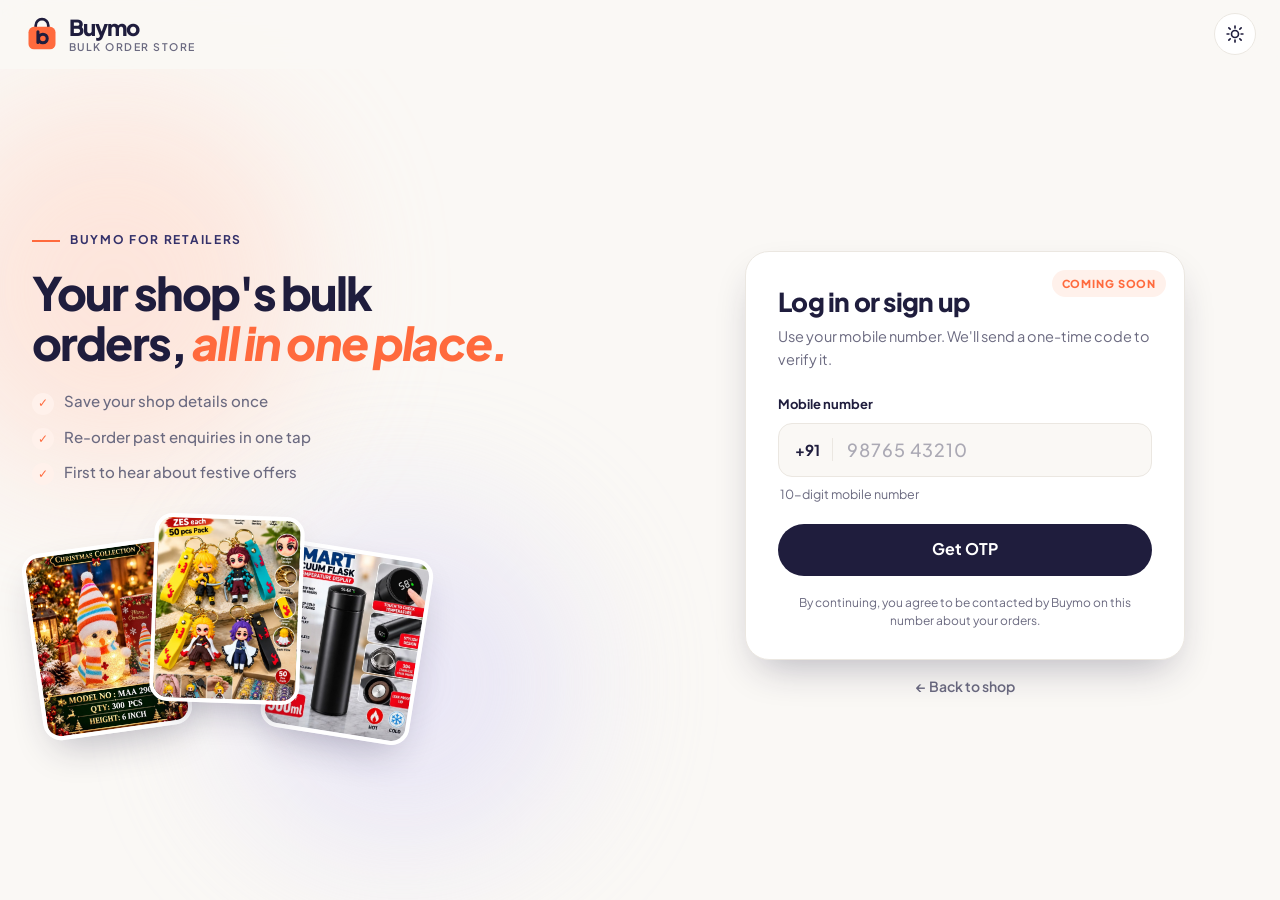
<file: login.html>
<!doctype html>
<html lang="en">
<head>
  <meta charset="utf-8">
  <meta name="viewport" content="width=device-width, initial-scale=1">
  <title>Log in · Buymo</title>
  <meta name="description" content="Log in to Buymo with your phone number. Accounts for bulk order customers are coming soon.">
  <meta name="robots" content="noindex">
  <meta name="theme-color" content="#faf8f5">
  <link rel="icon" href="favicon.svg" type="image/svg+xml">
  <link rel="preconnect" href="https://fonts.googleapis.com">
  <link rel="preconnect" href="https://fonts.gstatic.com" crossorigin>
  <link href="https://fonts.googleapis.com/css2?family=Plus+Jakarta+Sans:ital,wght@0,400;0,500;0,600;0,700;0,800;1,700&display=swap" rel="stylesheet">
  <link rel="stylesheet" href="styles.css?v=16">
  <script>
    // Use the saved theme, otherwise follow the device setting.
    try {
      var theme = localStorage.getItem("theme") || (matchMedia("(prefers-color-scheme: dark)").matches ? "dark" : "light");
      document.documentElement.dataset.theme = theme;
      if (theme === "dark") document.querySelector('meta[name="theme-color"]').content = "#121120";
    } catch (e) {}
  </script>
</head>
<body class="auth-page">

  <header class="header">
    <div class="header-in">
      <a href="index.html" class="logo" aria-label="Buymo home">
        <svg class="logo-mark" viewBox="0 0 40 40" aria-hidden="true">
          <path d="M13 13v-2.5a7 7 0 0 1 14 0V13" fill="none" stroke="currentColor" stroke-width="3" stroke-linecap="round"/>
          <rect x="5" y="12" width="30" height="25" rx="6" fill="#FF6A3D"/>
          <path d="M15.5 17.5v12" stroke="#1F1D3D" stroke-width="3.4" stroke-linecap="round"/>
          <circle cx="21" cy="25" r="4.8" fill="none" stroke="#1F1D3D" stroke-width="3.4"/>
        </svg>
        <span class="logo-text"><b>Buymo</b><small>Bulk Order Store</small></span>
      </a>
      <div class="header-actions">
        <button class="theme-btn" id="themeBtn" aria-label="Switch to dark mode" aria-pressed="false">
          <svg class="i-sun" viewBox="0 0 24 24" aria-hidden="true"><circle cx="12" cy="12" r="4.2"/><path d="M12 2.5v2.2M12 19.3v2.2M4.6 4.6l1.6 1.6M17.8 17.8l1.6 1.6M2.5 12h2.2M19.3 12h2.2M4.6 19.4l1.6-1.6M17.8 6.2l1.6-1.6"/></svg>
          <svg class="i-moon" viewBox="0 0 24 24" aria-hidden="true"><path d="M20.5 14.2A8.5 8.5 0 0 1 9.8 3.5a8.5 8.5 0 1 0 10.7 10.7Z"/></svg>
        </button>
      </div>
    </div>
  </header>

  <main class="auth">
    <!-- Brand side -->
    <section class="auth-art" aria-hidden="true">
      <div class="blob b1"></div>
      <div class="blob b2"></div>
      <div class="auth-art-in">
        <p class="kicker">Buymo for retailers</p>
        <h2>Your shop's bulk orders, <em>all in one place.</em></h2>
        <ul class="auth-perks">
          <li><span>✓</span>Save your shop details once</li>
          <li><span>✓</span>Re-order past enquiries in one tap</li>
          <li><span>✓</span>First to hear about festive offers</li>
        </ul>
        <div class="auth-stack">
          <img src="images/xmas-snowman.jpg" alt="">
          <img src="images/keychain-anime.jpg" alt="">
          <img src="images/flask-smart-black.jpg" alt="">
        </div>
      </div>
    </section>

    <!-- Form side -->
    <section class="auth-panel">
      <div class="auth-card">
        <span class="soon-badge">Coming soon</span>
        <h1>Log in or sign up</h1>
        <p class="auth-sub">Use your mobile number. We'll send a one-time code to verify it.</p>

        <form id="phoneForm" class="auth-form" novalidate>
          <label for="phone">Mobile number</label>
          <div class="phone-field" id="phoneField">
            <span class="cc">+91</span>
            <input id="phone" type="tel" inputmode="numeric" autocomplete="tel-national" maxlength="11" placeholder="98765 43210" aria-describedby="phoneHelp">
          </div>
          <p class="field-help" id="phoneHelp" aria-live="polite">10-digit mobile number</p>
          <button class="btn btn-primary btn-block" id="getOtp" type="submit">Get OTP</button>
        </form>

        <div class="soon-note" id="soonNote" hidden role="status">
          <div class="soon-icon">🪔</div>
          <div>
            <strong>Accounts are coming soon</strong>
            <p>We're getting customer accounts ready. Until then, you can send your bulk order list on WhatsApp. No login needed.</p>
          </div>
          <div class="soon-actions">
            <a class="btn btn-wa" href="#" id="waNow">Order on WhatsApp</a>
            <a class="btn btn-ghost" href="index.html#catalogue">Browse products</a>
          </div>
        </div>

        <p class="auth-legal">By continuing, you agree to be contacted by Buymo on this number about your orders.</p>
      </div>
      <a class="auth-back" href="index.html">← Back to shop</a>
    </section>
  </main>

  <div class="toast" id="toast" role="status"></div>
  <script src="login.js?v=16"></script>
</body>
</html>
</file>
<file: styles.css>
:root {
  --paper: #faf8f5;
  --surface: #ffffff;
  --ink: #1f1d3d;
  --muted: #6b6a80;
  --line: #ebe7e1;
  --brand: #1f1d3d;
  --brand-2: #34316a;
  --brand-tint: #eeedf8;
  --accent: #ff6a3d;
  --accent-tint: #fff1eb;
  --green: #12a150;
  --wa: #1c9e50;
  --wa-brand: #25d366;
  --radius: 16px;
  --shadow: 0 1px 2px rgba(27, 31, 29, .05), 0 2px 8px rgba(27, 31, 29, .05);
  --shadow-lg: 0 18px 40px -14px rgba(31, 29, 61, .32);
  --ease: cubic-bezier(.2, .8, .2, 1);
  --heading: #1f1d3d;
  --on-accent: #1f1d3d;
  --btn-bg: #1f1d3d;
  --btn-bg-hover: #34316a;
  --btn-fg: #ffffff;
  --band: #1f1d3d;
  --header-bg: rgba(250, 248, 245, .86);
  --blob-1: #ffd9cb;
  --blob-2: #dedbf6;
  --tag-bg: rgba(255, 255, 255, .92);
  --body-strong: #4a4960;
  --nav-bg: rgba(31, 29, 61, .96);
  color-scheme: light;
  --font: "Plus Jakarta Sans", system-ui, -apple-system, "Segoe UI", Roboto, sans-serif;
  --header-h: 68px;
  --wrap: 1280px;
}

* { box-sizing: border-box; }
[hidden] { display: none !important; }
html { scroll-behavior: smooth; scroll-padding-top: var(--header-h); }
body {
  margin: 0;
  background: var(--paper);
  color: var(--ink);
  font-family: var(--font);
  font-size: 15px;
  line-height: 1.55;
  -webkit-font-smoothing: antialiased;
}
body.lock { overflow: hidden; }
main { overflow-x: clip; }
img { display: block; max-width: 100%; }
a { color: inherit; text-decoration: none; }
button, select, input { font: inherit; color: inherit; }
button { cursor: pointer; background: none; border: 0; padding: 0; }
h1, h2, h3 { margin: 0; line-height: 1.2; letter-spacing: -.02em; }
svg { width: 20px; height: 20px; fill: none; stroke: currentColor; stroke-width: 2; stroke-linecap: round; stroke-linejoin: round; flex-shrink: 0; }
:focus-visible { outline: 2px solid var(--accent); outline-offset: 2px; border-radius: 8px; }
.muted { color: var(--muted); }

@media (prefers-reduced-motion: reduce) {
  html { scroll-behavior: auto; }
  :not(.motion-ok, .motion-ok *), :not(.motion-ok, .motion-ok *)::before, :not(.motion-ok, .motion-ok *)::after { transition-duration: .01ms !important; animation-duration: .01ms !important; animation-iteration-count: 1 !important; }
}

/* ---------- Buttons ---------- */
.btn {
  display: inline-flex; align-items: center; justify-content: center; gap: 8px;
  min-height: 46px; padding: 0 22px; border-radius: 999px;
  font-weight: 700; font-size: 15px; border: 1px solid transparent;
  transition: background .25s, border-color .25s, color .25s, transform .15s;
}
.btn:active { transform: scale(.97); }
.btn svg { transition: transform .3s var(--ease); }
.btn:hover svg { transform: translateX(3px); }
.btn-block { width: 100%; }
.btn-primary { background: var(--btn-bg); color: var(--btn-fg); }
.btn-primary:hover { background: var(--btn-bg-hover); }
.btn-ghost { border-color: var(--line); background: var(--surface); color: var(--heading); }
.btn-ghost:hover { border-color: var(--heading); }
.btn-wa { background: var(--wa); color: #fff; }
.btn-wa:hover { background: #178a45; }
.btn:disabled { opacity: .45; cursor: not-allowed; }
.link-btn { color: var(--heading); font-weight: 700; font-size: inherit; text-decoration: underline; text-decoration-color: var(--accent); text-underline-offset: 3px; }
.icon-btn { width: 40px; height: 40px; border-radius: 50%; display: grid; place-items: center; color: var(--muted); transition: background .2s, color .2s, transform .3s var(--ease); }
.icon-btn:hover { background: var(--paper); color: var(--ink); transform: rotate(90deg); }

/* ---------- Header ---------- */
.header {
  position: sticky; top: 0; z-index: 40;
  background: var(--header-bg);
  backdrop-filter: saturate(1.4) blur(14px); -webkit-backdrop-filter: saturate(1.4) blur(14px);
  border-bottom: 1px solid transparent;
  transition: border-color .3s, box-shadow .3s;
}
.header.scrolled { border-bottom-color: var(--line); box-shadow: 0 8px 24px -18px rgba(31, 29, 61, .5); }
.header-in {
  max-width: var(--wrap); margin: 0 auto; height: 68px;
  display: flex; align-items: center; gap: 28px; padding: 0 24px;
  transition: height .3s var(--ease);
}
.header.scrolled .header-in { height: 58px; }
.logo { display: inline-flex; align-items: center; gap: 9px; color: var(--heading); flex-shrink: 0; }
.logo-mark { width: 36px; height: 36px; stroke: none; transition: transform .5s var(--ease); }
.logo:hover .logo-mark { transform: rotate(-8deg) translateY(-2px); }
.logo-text { display: grid; line-height: 1; }
.logo-text b { font-size: 22px; font-weight: 800; letter-spacing: -.04em; }
.logo-text small { font-size: 10.5px; font-weight: 600; letter-spacing: .14em; text-transform: uppercase; color: var(--muted); margin-top: 4px; }

.search { position: relative; flex: 1; max-width: 560px; margin: 0 auto; }
.search-icon { position: absolute; left: 16px; top: 50%; translate: 0 -50%; color: var(--muted); pointer-events: none; }
.search input {
  width: 100%; height: 44px; padding: 0 44px 0 46px;
  border: 1px solid var(--line); border-radius: 999px; background: var(--surface); color: var(--ink);
  transition: border-color .25s, box-shadow .25s;
}
.search input::placeholder { color: #9d9cae; }
.search input:focus { outline: none; border-color: var(--heading); box-shadow: 0 0 0 4px var(--brand-tint); }
.search-kbd {
  position: absolute; right: 14px; top: 50%; translate: 0 -50%;
  font: 600 12px/1 var(--font); color: var(--muted); border: 1px solid var(--line); border-radius: 6px; padding: 4px 7px; background: var(--paper);
  transition: opacity .2s;
}
.search input:focus ~ .search-kbd, .search input:not(:placeholder-shown) ~ .search-kbd { opacity: 0; }

.suggest {
  position: absolute; top: calc(100% + 8px); left: 0; right: 0; z-index: 50;
  margin: 0; padding: 6px; list-style: none;
  background: var(--surface); color: var(--ink); border: 1px solid var(--line); border-radius: 16px; box-shadow: var(--shadow-lg);
  max-height: 70vh; overflow-y: auto;
  animation: drop .25s var(--ease);
}
@keyframes drop { from { opacity: 0; transform: translateY(-6px); } }
.suggest li { display: flex; align-items: center; gap: 12px; padding: 8px 10px; border-radius: 10px; cursor: pointer; }
.suggest li[aria-selected="true"], .suggest li:hover { background: var(--paper); }
.suggest img { width: 40px; height: 40px; border-radius: 8px; object-fit: cover; }
.suggest b { display: block; font-weight: 600; font-size: 14px; }
.suggest mark { background: var(--accent-tint); color: var(--heading); border-radius: 3px; }
.suggest small { color: var(--muted); font-size: 12px; }
.suggest .sug-all { color: var(--heading); font-weight: 700; font-size: 14px; border-top: 1px solid var(--line); border-radius: 0 0 10px 10px; margin-top: 4px; padding-top: 12px; }
.suggest .sug-empty { color: var(--muted); cursor: default; font-size: 14px; }
.suggest .sug-empty:hover { background: none; }

.header-actions { display: flex; align-items: center; gap: 18px; }
.h-link { font-weight: 600; font-size: 14px; white-space: nowrap; color: var(--heading); }
.h-link:hover { text-decoration: underline; text-decoration-color: var(--accent); text-underline-offset: 3px; }
.h-cart {
  position: relative; display: inline-flex; align-items: center; gap: 8px;
  background: var(--btn-bg); color: var(--btn-fg); font-weight: 700; font-size: 14px;
  padding: 9px 12px 9px 14px; border-radius: 999px; transition: background .25s;
}
.h-cart:hover { background: var(--btn-bg-hover); }
.badge {
  min-width: 22px; height: 22px; padding: 0 6px; border-radius: 11px;
  background: var(--accent); color: var(--on-accent); font-size: 12px; font-weight: 800;
  display: grid; place-items: center;
}
.bump { animation: bump .6s var(--ease); }
@keyframes bump { 0% { transform: scale(1); } 30% { transform: scale(1.45) rotate(-8deg); } 60% { transform: scale(.9); } }

/* ---------- Announcement ---------- */
.announce { background: var(--band); color: #e6e5f2; overflow: hidden; font-size: 13px; }
.announce-track { display: flex; width: max-content; padding: 8px 0; animation: marquee 48s linear infinite; }
.announce span { padding: 0 34px; white-space: nowrap; }
.announce b { color: #ffb199; font-weight: 700; }

/* ---------- Hero ---------- */
.hero {
  position: relative; isolation: isolate;
  max-width: var(--wrap); margin: 0 auto; padding: 36px 24px 44px;
  display: grid; grid-template-columns: 1fr auto; gap: 56px; align-items: center;
}
.blob { position: absolute; z-index: -1; border-radius: 50%; filter: blur(70px); opacity: .6; pointer-events: none; will-change: transform; }
.b1 { width: 380px; height: 380px; background: var(--blob-1); top: -80px; left: -120px; animation: drift 18s ease-in-out infinite alternate; }
.b2 { width: 340px; height: 340px; background: var(--blob-2); bottom: -120px; right: 22%; animation: drift 24s ease-in-out infinite alternate-reverse; }
@keyframes drift { to { transform: translate(70px, 40px) scale(1.15); } }
.kicker {
  display: inline-flex; align-items: center; gap: 10px; margin: 0 0 18px;
  font-size: 12px; font-weight: 700; letter-spacing: .14em; text-transform: uppercase; color: var(--brand-2);
}
.kicker::before { content: ""; width: 28px; height: 2px; background: var(--accent); }
.hero-title { font-size: clamp(38px, 5.2vw, 66px); font-weight: 800; letter-spacing: -.045em; line-height: 1.04; color: var(--heading); }
.ln { display: block; overflow: hidden; padding-bottom: .08em; }
.ln > span { display: inline-block; transform: translateY(105%); transition: transform 1s var(--ease); }
.ln:nth-child(2) > span { transition-delay: .1s; }
.ln:nth-child(3) > span { transition-delay: .2s; }
.ready .ln > span { transform: none; }

/* rotating word: old word lifts away, new word rises in, width eases between them */
.rotator { position: relative; color: var(--accent); font-style: italic; white-space: nowrap; }
.ln > .rotator { transition: transform 1s var(--ease) .1s, width .55s var(--ease); }
.rotator::after { content: ""; position: absolute; left: 2px; right: 6px; bottom: .02em; height: .09em; border-radius: 1em; background: currentColor; opacity: .25; }
.rot-word { display: inline-block; padding-right: .08em; }
.rot-word.is-in { animation: word-in .7s var(--ease) both; }
.rot-word.is-out { position: absolute; left: 0; top: 0; animation: word-out .45s cubic-bezier(.55, 0, .75, .2) forwards; }
@keyframes word-in { from { transform: translateY(80%); opacity: 0; filter: blur(6px); } }
@keyframes word-out { to { transform: translateY(-80%); opacity: 0; filter: blur(6px); } }

.lead { font-size: 17px; color: var(--muted); max-width: 46ch; margin: 22px 0 28px; }
.hero-actions { display: flex; gap: 12px; flex-wrap: wrap; }
.lead, .hero-actions, .kicker { opacity: 0; transform: translateY(14px); transition: opacity .8s .4s, transform .8s .4s var(--ease); }
.ready .lead, .ready .hero-actions, .ready .kicker { opacity: 1; transform: none; }
.ready .kicker { transition-delay: .05s; }

/* offer showcase: sized from the screen height so it always fits */
.showcase {
  --cw: clamp(230px, calc((100svh - 260px) * .74), 330px);
  position: relative; width: calc(var(--cw) * 1.8);
  opacity: 0; transform: translateY(24px); transition: opacity 1s .3s, transform 1s .3s var(--ease);
}
.ready .showcase { opacity: 1; transform: none; }

/* coverflow: the current offer in front, the others tilted away on either side */
.cover { position: relative; height: calc(var(--cw) * 1.25 + 40px); perspective: 1600px; touch-action: pan-y; }
.sc-slide {
  --rel: 0; --ax: 0;
  position: absolute; left: 50%; top: 50%; width: var(--cw); aspect-ratio: 4 / 5;
  border-radius: 22px; overflow: hidden; background: #1a1a1a; cursor: pointer;
  transform-style: preserve-3d;
  transform:
    translate(-50%, -50%)
    translateX(calc(var(--rel) * var(--cw) * .42))
    translateZ(calc(var(--ax) * -240px))
    rotateY(calc(var(--rel) * -12deg))
    rotateZ(calc(var(--rel) * 8deg))
    scale(calc(1 - var(--ax) * .16));
  transition: transform .6s cubic-bezier(.22, 1, .36, 1), opacity .6s cubic-bezier(.22, 1, .36, 1);
  box-shadow: 0 30px 60px -28px rgba(31, 29, 61, .6);
}
.sc-slide.far { opacity: 0; pointer-events: none; }
.sc-slide img { position: absolute; inset: 0; width: 100%; height: 100%; object-fit: cover; pointer-events: none; user-select: none; }
.sc-slide::after { content: ""; position: absolute; inset: 0; background: linear-gradient(180deg, transparent 30%, rgba(20, 18, 42, .8) 58%, rgba(20, 18, 42, .97) 82%); }
/* side cards are dimmed; hovering one lifts the dim a little */
.sc-dim { position: absolute; inset: 0; z-index: 2; background: #000; opacity: .4; pointer-events: none; transition: opacity .6s cubic-bezier(.22, 1, .36, 1); }
.sc-slide.active .sc-dim { opacity: 0; }
.sc-slide:not(.active):hover .sc-dim { opacity: .22; }

/* the offer details rise in on the front card */
.sc-copy { position: absolute; left: 0; right: 0; bottom: 0; z-index: 1; padding: 22px; display: grid; gap: 7px; justify-items: start; color: #fff; }
.sc-copy > * { opacity: 0; transition: opacity .25s; }
.sc-slide.active .sc-copy > * { animation: copy-in .6s cubic-bezier(.22, 1, .36, 1) both; }
.sc-slide.active .sc-copy > :nth-child(1) { animation-delay: .2s; }
.sc-slide.active .sc-copy > :nth-child(2) { animation-delay: .26s; }
.sc-slide.active .sc-copy > :nth-child(3) { animation-delay: .32s; }
.sc-slide.active .sc-copy > :nth-child(4) { animation: price-pop .7s .38s cubic-bezier(.34, 1.56, .64, 1) both; }
.sc-slide.active .sc-copy > :nth-child(5) { animation-delay: .46s; }
@keyframes copy-in { from { opacity: 0; transform: translateY(14px); } to { opacity: 1; transform: none; } }
@keyframes price-pop { from { opacity: 0; transform: scale(.6) translateY(10px); } to { opacity: 1; transform: none; } }
.sc-badge { font-size: 11px; font-weight: 800; letter-spacing: .12em; text-transform: uppercase; color: var(--on-accent); background: var(--accent); padding: 5px 10px; border-radius: 999px; }
.sc-copy h2 { font-size: 24px; font-weight: 800; }
.sc-copy p { margin: 0; font-size: 13.5px; opacity: .85; }
.sc-price { display: flex; flex-wrap: wrap; align-items: baseline; gap: 4px 8px; }
.sc-price span { white-space: nowrap; }
.sc-price b { font-size: 28px; font-weight: 800; letter-spacing: -.02em; white-space: nowrap; }
.sc-price b small { font-size: 13px; font-weight: 600; opacity: .7; }
.sc-price span { font-size: 12px; font-weight: 800; color: var(--on-accent); background: #fff; padding: 3px 8px; border-radius: 999px; }
.sc-cta { display: inline-flex; align-items: center; gap: 6px; font-weight: 700; color: #fff; border-bottom: 2px solid var(--accent); padding-bottom: 2px; }
.sc-cta svg { width: 16px; height: 16px; transition: transform .3s var(--ease); }
.sc-cta:hover svg { transform: translateX(4px); }
.sc-controls { position: relative; z-index: 1; display: flex; align-items: center; gap: 14px; margin-top: 16px; }
.sc-btn { width: 40px; height: 40px; border-radius: 50%; display: grid; place-items: center; border: 1px solid var(--line); background: var(--surface); color: var(--heading); transition: border-color .2s, transform .2s; }
.sc-btn:hover { border-color: var(--heading); }
.sc-btn:active { transform: scale(.92); }
.sc-bar { flex: 1; display: grid; grid-auto-flow: column; gap: 6px; }
.sc-bar button { height: 18px; display: grid; align-items: center; }
.sc-bar i { display: block; height: 3px; border-radius: 2px; background: var(--line); overflow: hidden; position: relative; }
.sc-bar i::after { content: ""; position: absolute; inset: 0; background: var(--accent); transform: scaleX(0); transform-origin: left; }
.sc-bar .active i::after { animation: fill 5.5s linear forwards; }
.showcase.paused .sc-bar .active i::after { animation-play-state: paused; }
@keyframes fill { to { transform: none; } }

/* ---------- Ticker ---------- */
.ticker { overflow: hidden; background: var(--band); color: #e6e5f2; padding: 14px 0; }
.ticker-track { display: flex; width: max-content; animation: marquee 38s linear infinite; }
.ticker:hover .ticker-track { animation-play-state: paused; }
.ticker span { display: inline-flex; align-items: center; gap: 10px; padding: 0 28px; font-size: 14px; white-space: nowrap; }
.ticker span::after { content: "✦"; color: var(--accent); margin-left: 46px; font-size: 12px; }
.ticker svg { color: var(--accent); }
.ticker b { color: #fff; }
@keyframes marquee { to { transform: translateX(-50%); } }

/* ---------- Blocks ---------- */
.block { max-width: var(--wrap); margin: 0 auto; padding: 48px 24px 8px; }
.block-head { display: flex; align-items: flex-end; justify-content: space-between; gap: 16px; margin-bottom: 22px; }
.sec-title { font-size: clamp(24px, 2.6vw, 32px); font-weight: 800; color: var(--heading); display: inline-block; position: relative; padding-bottom: 6px; }
.sec-title::after { content: ""; position: absolute; left: 0; bottom: 0; width: 40px; height: 3px; border-radius: 2px; background: var(--accent); transform: scaleX(0); transform-origin: left; transition: transform .8s .2s var(--ease); }
.in .sec-title::after { transform: none; }
.block-head p { margin: 6px 0 0; color: var(--muted); font-size: 14px; }

.reveal { opacity: 0; transform: translateY(24px); transition: opacity .8s, transform .8s var(--ease); }
.reveal.in { opacity: 1; transform: none; }

@keyframes rise { from { opacity: 0; transform: translateY(26px); } to { opacity: 1; transform: none; } }

/* ---------- Product card ---------- */
.card {
  position: relative; display: flex; flex-direction: column; background: var(--surface);
  border-radius: var(--radius); box-shadow: var(--shadow); overflow: hidden;
  transition: box-shadow .35s, transform .35s var(--ease);
}
.card::after {
  content: ""; position: absolute; inset: 0; pointer-events: none; border-radius: inherit; z-index: 2;
  background: radial-gradient(220px circle at var(--mx, 50%) var(--my, 30%), rgba(255, 106, 61, .14), transparent 65%);
  opacity: 0; transition: opacity .35s;
}
.card:hover { box-shadow: var(--shadow-lg); transform: translateY(-4px); }
.card:hover::after { opacity: 1; }
.card-media { position: relative; display: block; width: 100%; aspect-ratio: 1; background: var(--paper); overflow: hidden; }
.card-media img { width: 100%; height: 100%; object-fit: cover; transition: transform .8s var(--ease); }
.card:hover .card-media img { transform: scale(1.06); }
.tag {
  position: absolute; top: 10px; left: 10px; z-index: 1;
  font-size: 11px; font-weight: 700; padding: 4px 10px; border-radius: 999px;
  background: var(--tag-bg); color: var(--heading); backdrop-filter: blur(4px);
}
.tag-new { background: var(--accent); color: var(--on-accent); }
.more-imgs { position: absolute; right: 10px; bottom: 10px; font-size: 11px; font-weight: 700; padding: 3px 8px; border-radius: 999px; background: rgba(31, 29, 61, .75); color: #fff; }
.card-body { display: grid; grid-template-columns: 1fr auto; grid-template-rows: auto auto 1fr; column-gap: 10px; padding: 12px 14px 14px; flex: 1; }
.card-cat { grid-column: 1 / -1; font-size: 11px; font-weight: 700; letter-spacing: .08em; text-transform: uppercase; color: var(--muted); }
.card-name {
  grid-column: 1 / -1; text-align: left; font-weight: 700; font-size: 15px; line-height: 1.35; margin: 3px 0 8px;
  display: -webkit-box; -webkit-line-clamp: 2; -webkit-box-orient: vertical; overflow: hidden; min-height: 2.7em;
  transition: color .2s;
}
.card-name:hover { color: var(--brand-2); }
.card-pack { align-self: end; font-size: 13px; font-weight: 600; color: var(--green); }
.add-btn {
  align-self: end; height: 36px; min-width: 36px; padding: 0 12px; border-radius: 999px;
  display: inline-flex; align-items: center; justify-content: center; gap: 4px;
  background: var(--brand-tint); color: var(--heading); font-weight: 700; font-size: 13px;
  transition: background .3s, color .3s, transform .2s;
}
.add-btn:hover { background: var(--btn-bg); color: var(--btn-fg); }
.add-btn:active { transform: scale(.92); }
.add-btn.added { background: var(--accent); color: var(--on-accent); }

/* ---------- Catalogue ---------- */
.toolbar { display: flex; align-items: flex-start; gap: 16px; margin-bottom: 22px; }
.chips { display: flex; flex-wrap: wrap; gap: 8px; flex: 1; min-width: 0; padding: 2px; }
.chips::-webkit-scrollbar { display: none; }
.chip {
  flex-shrink: 0; padding: 8px 16px; border-radius: 999px; border: 1px solid var(--line);
  font-size: 13px; font-weight: 600; background: var(--surface); transition: background .25s, color .25s, border-color .25s;
}
.chip:hover { border-color: var(--heading); }
.chip[aria-pressed="true"] { background: var(--btn-bg); border-color: var(--btn-bg); color: var(--btn-fg); }
.chip small { opacity: .6; margin-left: 4px; font-weight: 500; }
.search-note { display: flex; justify-content: space-between; align-items: center; gap: 12px; background: var(--accent-tint); padding: 10px 16px; border-radius: 12px; margin-bottom: 18px; font-size: 14px; }

.grid { display: grid; grid-template-columns: repeat(auto-fill, minmax(220px, 1fr)); gap: 18px; }
.grid .card { animation: rise .55s var(--ease) both; animation-delay: calc(min(var(--i, 0), 12) * 35ms); }

.empty { text-align: center; padding: 56px 16px; background: var(--surface); border-radius: var(--radius); }
.empty h3 { font-size: 19px; margin-bottom: 6px; color: var(--heading); }
.empty p { color: var(--muted); margin: 0 auto 20px; max-width: 42ch; }
.empty-actions { display: flex; justify-content: center; gap: 10px; flex-wrap: wrap; }

/* ---------- How ---------- */
.steps { list-style: none; margin: 0; padding: 0; display: grid; grid-template-columns: repeat(3, 1fr); gap: 18px; position: relative; }
.steps::before { content: ""; position: absolute; top: 22px; left: 22px; right: 22px; height: 2px; background: var(--line); }
.steps::after { content: ""; position: absolute; top: 22px; left: 22px; right: 22px; height: 2px; background: var(--accent); transform: scaleX(0); transform-origin: left; transition: transform 1.4s .3s var(--ease); }
.in .steps::after { transform: none; }
.steps li { position: relative; z-index: 1; }
.steps li > span {
  width: 44px; height: 44px; border-radius: 50%; display: grid; place-items: center; margin-bottom: 14px;
  background: var(--btn-bg); color: var(--btn-fg); font-weight: 800; box-shadow: 0 0 0 6px var(--paper);
}
.steps h3 { font-size: 16px; margin-bottom: 4px; color: var(--heading); }
.steps p { margin: 0; color: var(--muted); font-size: 14px; max-width: 30ch; }

/* ---------- Visit ---------- */
.visit { display: grid; grid-template-columns: 1fr 1fr; gap: 40px; align-items: center; padding-bottom: 64px; }
.visit-info > p { color: var(--muted); margin: 10px 0 20px; max-width: 44ch; }
.info { margin: 0 0 24px; display: grid; gap: 12px; }
.info div { display: grid; grid-template-columns: 90px 1fr; gap: 8px; padding-bottom: 12px; border-bottom: 1px solid var(--line); }
.info dt { color: var(--muted); font-size: 14px; }
.info dd { margin: 0; font-weight: 600; }
.info a { color: var(--heading); }
.visit-actions { display: flex; gap: 10px; flex-wrap: wrap; }
.visit-photos { display: grid; grid-template-columns: 2fr 1fr; grid-template-rows: repeat(2, minmax(0, 1fr)); gap: 10px; height: 320px; }
.visit-photos img { width: 100%; height: 100%; min-height: 0; object-fit: cover; border-radius: 14px; }
.visit-photos img:first-child { grid-row: span 2; }

/* ---------- Footer ---------- */
.footer { background: var(--band); color: #cfcde3; font-size: 14px; overflow: hidden; }
.footer-in {
  max-width: var(--wrap); margin: 0 auto; padding: 56px 24px 20px;
  display: grid; grid-template-columns: 1.4fr 1fr 1fr 1fr; gap: 32px;
}
.footer .logo { color: #fff; }
.footer .logo-text small { color: #a4a2c2; }
.footer h3 { color: var(--accent); font-size: 12px; text-transform: uppercase; letter-spacing: .12em; margin-bottom: 14px; }
.footer ul { list-style: none; margin: 0; padding: 0; display: grid; gap: 8px; }
.footer a:hover { color: #fff; }
.footer-brand p { margin: 14px 0 0; max-width: 34ch; }
.footer-word {
  margin: 0; text-align: center; font-weight: 800; letter-spacing: -.06em; line-height: .8;
  font-size: clamp(80px, 19vw, 260px); color: rgba(255, 255, 255, .06); user-select: none;
  transform: translateY(18%);
}
.footer-note { margin: 0; padding: 16px 24px; text-align: center; border-top: 1px solid rgba(255, 255, 255, .1); color: #a4a2c2; font-size: 13px; position: relative; }

/* ---------- Floating / mobile nav ---------- */
.wa-float {
  position: fixed; right: 22px; bottom: 22px; z-index: 30;
  width: 58px; height: 58px; border-radius: 50%; background: var(--wa-brand); color: #fff;
  display: grid; place-items: center; box-shadow: var(--shadow-lg); transition: transform .3s var(--ease);
}
.wa-float::before { content: ""; position: absolute; inset: 0; border-radius: 50%; border: 2px solid var(--wa-brand); animation: ring 2.8s var(--ease) infinite; }
@keyframes ring { 0% { transform: scale(1); opacity: .7; } 70%, 100% { transform: scale(1.6); opacity: 0; } }
.wa-float:hover { transform: scale(1.08); }
.wa-float svg { width: 28px; height: 28px; fill: currentColor; stroke: none; }
.bottom-nav { display: none; }

/* ---------- Drawer ---------- */
.scrim { position: fixed; inset: 0; z-index: 60; background: rgba(20, 18, 42, .45); backdrop-filter: blur(2px); animation: fade .3s; }
@keyframes fade { from { opacity: 0; } }
.drawer {
  position: fixed; top: 10px; right: 10px; bottom: 10px; z-index: 61; width: min(420px, calc(100% - 20px));
  background: var(--surface); border-radius: 20px; display: flex; flex-direction: column; overflow: hidden;
  transform: translateX(calc(100% + 20px)); visibility: hidden;
  transition: transform .5s var(--ease), visibility 0s .5s;
}
.drawer.open { transform: none; visibility: visible; transition: transform .5s var(--ease); }
.drawer-head { display: flex; justify-content: space-between; align-items: center; padding: 16px 16px 16px 22px; border-bottom: 1px solid var(--line); }
.drawer-head h3 { font-size: 18px; color: var(--heading); }
.drawer-head h3 span { color: var(--muted); font-weight: 500; }
.drawer-list { list-style: none; margin: 0; padding: 6px 22px; overflow-y: auto; flex: 1; }
.drawer-list li { display: grid; grid-template-columns: 60px 1fr auto; gap: 12px; align-items: center; padding: 12px 0; border-bottom: 1px solid var(--line); }
.drawer.open .drawer-list li { animation: slide-in .5s var(--ease) both; animation-delay: calc(var(--i, 0) * 50ms + .1s); }
@keyframes slide-in { from { opacity: 0; transform: translateX(24px); } }
.drawer-list img { width: 60px; height: 60px; border-radius: 12px; object-fit: cover; }
.drawer-list strong { display: block; font-size: 14px; font-weight: 700; line-height: 1.3; }
.drawer-list small { color: var(--green); font-weight: 600; font-size: 12px; }
.drawer-empty { padding: 40px 22px; text-align: center; flex: 1; }
.drawer-empty p { margin: 0 0 8px; font-weight: 600; }
.drawer-empty .muted { font-weight: 400; font-size: 14px; margin-bottom: 20px; }
.drawer-foot { padding: 16px 22px 20px; border-top: 1px solid var(--line); display: grid; gap: 10px; justify-items: center; }
.drawer-total { margin: 0; font-weight: 700; justify-self: start; }
.qty { display: flex; align-items: center; border: 1px solid var(--line); border-radius: 999px; }
.qty button { width: 34px; height: 34px; border-radius: 50%; font-size: 18px; font-weight: 700; color: var(--heading); }
.qty button:hover { background: var(--brand-tint); }
.qty span { min-width: 26px; text-align: center; font-weight: 700; }

/* ---------- Product view ---------- */
.qv { position: fixed; inset: 0; z-index: 70; background: rgba(20, 18, 42, .55); backdrop-filter: blur(3px); display: grid; place-items: center; padding: 20px; animation: fade .25s; }
.qv-panel {
  position: relative; width: min(940px, 100%); max-height: calc(100vh - 40px); overflow-y: auto;
  background: var(--surface); border-radius: 22px; display: grid; grid-template-columns: 1.1fr 1fr;
  animation: pop .45s var(--ease);
}
@keyframes pop { from { opacity: 0; transform: translateY(24px) scale(.97); } }
.qv-close { position: absolute; top: 12px; right: 12px; z-index: 2; background: var(--surface); box-shadow: var(--shadow); }
.qv-gallery { padding: 16px; display: grid; gap: 10px; align-content: start; }
.qv-main { aspect-ratio: 1; border-radius: 14px; overflow: hidden; background: var(--paper); }
.qv-main img { width: 100%; height: 100%; object-fit: contain; animation: fade .4s; }
.qv-thumbs { display: flex; gap: 8px; }
.qv-thumbs button { width: 64px; height: 64px; border-radius: 10px; overflow: hidden; border: 2px solid transparent; opacity: .6; transition: opacity .2s, border-color .2s; }
.qv-thumbs button[aria-current="true"] { border-color: var(--accent); opacity: 1; }
.qv-thumbs img { width: 100%; height: 100%; object-fit: cover; }
.qv-info { padding: 32px 30px 26px 14px; display: flex; flex-direction: column; gap: 10px; }
.qv-info > * { animation: rise .5s var(--ease) both; }
.qv-info > :nth-child(2) { animation-delay: .05s; }
.qv-info > :nth-child(3) { animation-delay: .1s; }
.qv-info > :nth-child(4) { animation-delay: .15s; }
.qv-info > :nth-child(n+5) { animation-delay: .2s; }
.qv-cat { font-size: 11px; font-weight: 700; letter-spacing: .1em; text-transform: uppercase; color: var(--muted); }
.qv-info h3 { font-size: 24px; font-weight: 800; color: var(--heading); padding-right: 36px; }
.qv-pack { color: var(--green); font-weight: 700; }
.qv-info p { margin: 0; color: var(--body-strong); }
.qv-qty { display: flex; align-items: center; gap: 12px; margin-top: 6px; font-weight: 700; }
.qv-actions { display: grid; grid-template-columns: 1fr 1fr; gap: 10px; margin-top: 8px; }
.qv-note { font-size: 13px; color: var(--muted) !important; }

/* ---------- Toast ---------- */
.toast {
  position: fixed; left: 50%; bottom: 28px; z-index: 80; translate: -50% 0;
  background: var(--btn-bg); color: var(--btn-fg); padding: 11px 20px; border-radius: 999px; font-size: 14px; font-weight: 600;
  opacity: 0; transform: translateY(14px) scale(.96); pointer-events: none; transition: opacity .3s, transform .4s var(--ease);
}
.toast.show { opacity: 1; transform: none; }

/* ---------- Responsive ---------- */
@media (max-width: 1000px) {
  .hero { gap: 32px; padding-top: 28px; }
  .showcase { --cw: clamp(200px, 25vw, 290px); }
  .sc-copy p { display: none; }
  .sc-copy { padding: 16px; gap: 6px; }
  .sc-copy h2 { font-size: clamp(17px, 2.2vw, 22px); }
  .sc-copy p { font-size: 12.5px; }
  .sc-price b { font-size: clamp(20px, 2.6vw, 26px); }
  .footer-in { grid-template-columns: 1fr 1fr; }
}

@media (max-width: 760px) {
  :root { --header-h: 112px; }
  body { font-size: 14px; padding-bottom: 62px; }
  .header-in { height: auto; flex-wrap: wrap; gap: 10px 12px; padding: 10px 14px; }
  .header.scrolled .header-in { height: auto; }
  .search { order: 3; flex-basis: 100%; max-width: none; }
  .search input { height: 42px; }
  .search-kbd { display: none; }
  .hide-sm { display: none; }
  .header-actions { margin-left: auto; }
  .logo-mark { width: 32px; height: 32px; }
  .logo-text b { font-size: 20px; }
  .h-cart { padding: 8px 10px; }

  .hero { grid-template-columns: 1fr; padding: 22px 16px 28px; gap: 28px; }
  .showcase { justify-self: center; width: 100%; --cw: min(250px, 60vw); }
  .sc-copy p { display: none; }
  .hero-title { font-size: 38px; }
  .lead { font-size: 15px; margin: 14px 0 20px; }
  .sc-copy { padding: 18px; }
  .sc-copy h2 { font-size: 20px; }
  .sc-copy p { font-size: 13px; }
  .sc-price b { font-size: 24px; }
  .announce { font-size: 12px; }
  .announce span { padding: 0 22px; }

  .toolbar { flex-direction: column; align-items: stretch; gap: 10px; }
  .chips {
    flex-wrap: nowrap; overflow-x: auto; scrollbar-width: none; margin: 0 -14px; padding: 2px 14px;
    -webkit-mask-image: linear-gradient(90deg, transparent, #000 14px, #000 calc(100% - 28px), transparent);
            mask-image: linear-gradient(90deg, transparent, #000 14px, #000 calc(100% - 28px), transparent);
  }
  .chips::-webkit-scrollbar { display: none; }


  .ticker { padding: 11px 0; }
  .ticker span { font-size: 13px; padding: 0 18px; }
  .ticker span::after { margin-left: 30px; }

  .block { padding: 36px 14px 4px; }
  .block-head { margin-bottom: 16px; }

  .toolbar { margin: 0 0 14px; padding: 0; }
  .grid { grid-template-columns: repeat(2, 1fr); gap: 12px; }
  .card-body { padding: 10px 10px 12px; }
  .card-name { font-size: 13px; }
  .card-pack { font-size: 12px; }
  .add-btn { padding: 0; width: 34px; height: 34px; font-size: 0; }
  .add-btn::before { content: "+"; font-size: 20px; line-height: 1; }
  .add-btn.added::before { content: "✓"; font-size: 15px; }

  .steps { grid-template-columns: 1fr; gap: 22px; }
  .steps::before, .steps::after { top: 22px; bottom: 22px; left: 21px; right: auto; width: 2px; height: auto; transform-origin: top; }
  .steps::after { transform: scaleY(0); }
  .in .steps::after { transform: none; }
  .steps li { display: grid; grid-template-columns: 44px 1fr; column-gap: 14px; }
  .steps li > span { grid-row: span 2; margin: 0; }
  .visit { grid-template-columns: 1fr; gap: 24px; padding-bottom: 40px; }
  .visit-photos { height: 220px; }
  .footer-in { gap: 24px; padding: 40px 16px 16px; }
  .footer-brand { grid-column: 1 / -1; }

  .wa-float { right: 16px; bottom: calc(84px + env(safe-area-inset-bottom)); width: 54px; height: 54px; }
  .bottom-nav {
    position: fixed; left: 10px; right: 10px; bottom: 10px; z-index: 35;
    display: grid; grid-template-columns: repeat(3, 1fr);
    background: var(--nav-bg); backdrop-filter: blur(10px); border-radius: 18px;
    box-shadow: 0 12px 30px -10px rgba(0, 0, 0, .4);
    margin-bottom: env(safe-area-inset-bottom);
  }
  body { padding-bottom: 84px; }
  .bottom-nav a, .bottom-nav button { position: relative; display: grid; justify-items: center; gap: 2px; padding: 9px 0 8px; font-size: 11px; font-weight: 600; color: #cfcde3; }
  .bottom-nav a:active, .bottom-nav button:active { color: var(--accent); }
  .bottom-nav svg { width: 21px; height: 21px; }
  .nav-badge { position: absolute; top: 4px; left: calc(50% + 6px); min-width: 18px; height: 18px; padding: 0 5px; border-radius: 9px; background: var(--accent); color: var(--on-accent); font-size: 11px; display: grid; place-items: center; }

  .toast { bottom: 96px; }
  .drawer { top: auto; left: 0; right: 0; bottom: 0; width: 100%; max-height: 86vh; border-radius: 22px 22px 0 0; transform: translateY(100%); }
  .qv { padding: 0; align-items: end; }
  .qv-panel { grid-template-columns: 1fr; border-radius: 22px 22px 0 0; max-height: 92vh; animation-name: sheet; }
  @keyframes sheet { from { transform: translateY(60px); opacity: 0; } }
  .qv-gallery { padding: 12px 12px 0; }
  .qv-main { aspect-ratio: 4 / 3; }
  .qv-info { padding: 14px 18px 22px; }
  .qv-info h3 { font-size: 20px; }
}

/* ---------- Intro: mascot opens the curtains ---------- */
.intro { position: fixed; inset: 0; z-index: 100; overflow: hidden; display: grid; place-items: center; cursor: pointer; }
.no-intro .intro { display: none; }
.intro::before {
  content: ""; position: absolute; inset: 0; z-index: 1; pointer-events: none;
  background: radial-gradient(ellipse 40% 45% at 50% 52%, rgba(255, 177, 153, .28), transparent 70%);
  animation: fade-away .5s 2.1s forwards;
}
.curtain {
  position: absolute; top: 0; bottom: 0; width: 50.5%; will-change: transform;
  background:
    linear-gradient(180deg, rgba(0, 0, 0, 0) 60%, rgba(0, 0, 0, .35)),
    repeating-linear-gradient(90deg, #2c2958 0 18px, #1f1d3d 18px 40px, #171530 40px 48px);
}
.curtain.left { left: 0; box-shadow: inset -12px 0 24px rgba(0, 0, 0, .35); animation: open-left 1.15s 2.1s cubic-bezier(.7, 0, .2, 1) forwards; }
.curtain.right { right: 0; box-shadow: inset 12px 0 24px rgba(0, 0, 0, .35); animation: open-right 1.15s 2.1s cubic-bezier(.7, 0, .2, 1) forwards; }
@keyframes open-left { 35% { transform: translateX(-12%) skewX(3deg); } to { transform: translateX(-104%) skewX(0); } }
@keyframes open-right { 35% { transform: translateX(12%) skewX(-3deg); } to { transform: translateX(104%) skewX(0); } }
.valance { position: absolute; top: 0; left: 0; right: 0; z-index: 2; height: 34px; background: var(--accent); animation: lift .6s 2.5s cubic-bezier(.7, 0, .2, 1) forwards; }
.valance::after { content: ""; position: absolute; left: 0; right: 0; top: 100%; height: 16px; background: radial-gradient(circle at 50% 0, var(--accent) 68%, transparent 70%) 0 0 / 32px 16px repeat-x; }
@keyframes lift { to { transform: translateY(-160%); } }

.stage { position: relative; z-index: 3; display: grid; justify-items: center; animation: stage-out .55s 2.05s cubic-bezier(.55, 0, .75, .2) forwards; }
@keyframes stage-out { to { transform: translateY(-40px) scale(.9); opacity: 0; } }
.mascot { width: 150px; height: auto; stroke: none; overflow: visible; transform-origin: 50% 100%; animation: drop 1s .1s both; }
@keyframes drop {
  0% { transform: translateY(-110vh); animation-timing-function: cubic-bezier(.5, 0, .9, .5); }
  55% { transform: translateY(0) scale(1.12, .86); animation-timing-function: cubic-bezier(.2, .8, .3, 1); }
  72% { transform: translateY(-18px) scale(.96, 1.05); }
  86% { transform: translateY(0) scale(1.03, .97); }
  100% { transform: none; }
}
.m-shadow { transform-box: fill-box; transform-origin: center; animation: shadow-in 1s .1s both; }
@keyframes shadow-in { 0% { transform: scale(.2); opacity: 0; } 55% { transform: scale(1.15); opacity: .25; } }
.m-eyes { transform-box: fill-box; transform-origin: center; animation: blink 1.1s 1s; }
@keyframes blink { 0%, 30%, 60%, 100% { transform: none; } 15%, 45% { transform: scaleY(.1); } }
.m-body { transform-box: fill-box; transform-origin: 50% 100%; animation: hop .55s 1.4s; }
@keyframes hop { 40% { transform: translateY(-12px) scale(.97, 1.04); } 75% { transform: scale(1.04, .96); } }
.m-handle { transform-box: fill-box; transform-origin: 50% 100%; animation: wiggle .55s 1.4s; }
@keyframes wiggle { 30% { transform: rotate(-12deg); } 65% { transform: rotate(9deg); } }

.bubble {
  position: absolute; bottom: calc(100% - 20px); left: 58%; white-space: nowrap;
  background: #fff; color: var(--on-accent); font-weight: 700; font-size: 15px; padding: 9px 14px; border-radius: 16px 16px 16px 4px;
  box-shadow: 0 10px 24px rgba(0, 0, 0, .25); transform-origin: 0 100%;
  animation: bubble-pop .5s .95s cubic-bezier(.34, 1.56, .64, 1) both;
}
.bubble b { color: var(--accent); }
@keyframes bubble-pop { from { transform: scale(0); opacity: 0; } }
.goodies { position: absolute; left: 50%; top: 40px; width: 0; height: 0; }
.goodies span { position: absolute; left: -14px; top: 0; font-size: 28px; line-height: 1; opacity: 0; animation: pop-out .9s cubic-bezier(.2, .8, .3, 1) forwards; }
.goodies span:nth-child(1) { --x: -120px; --y: -40px; --r: -25deg; animation-delay: 1.45s; }
.goodies span:nth-child(2) { --x: -62px; --y: -95px; --r: -10deg; animation-delay: 1.5s; }
.goodies span:nth-child(3) { --x: 0px; --y: -120px; --r: 0deg; animation-delay: 1.55s; }
.goodies span:nth-child(4) { --x: 62px; --y: -95px; --r: 12deg; animation-delay: 1.6s; }
.goodies span:nth-child(5) { --x: 120px; --y: -40px; --r: 25deg; animation-delay: 1.65s; }
@keyframes pop-out {
  0% { transform: translate(0, 30px) scale(.2); opacity: 0; }
  30% { opacity: 1; }
  100% { transform: translate(var(--x), var(--y)) rotate(var(--r)) scale(1); opacity: 1; }
}
.intro-name { margin: 10px 0 0; display: grid; justify-items: center; color: #fff; font-size: 40px; font-weight: 800; letter-spacing: -.04em; line-height: 1; animation: fade-up .6s 1.15s both; }
.intro-name small { font-size: 11px; font-weight: 700; letter-spacing: .4em; text-transform: uppercase; color: var(--accent); margin-top: 8px; }
@keyframes fade-up { from { opacity: 0; transform: translateY(10px); } }
@keyframes fade-away { to { opacity: 0; } }
.intro-skip {
  position: absolute; right: 20px; bottom: 20px; z-index: 4;
  color: rgba(255, 255, 255, .7); font-size: 13px; font-weight: 600; padding: 6px 14px; border: 1px solid rgba(255, 255, 255, .25); border-radius: 999px;
  animation: fade-up .4s .5s both, fade-away .3s 2.05s forwards;
}
.intro-skip:hover { color: #fff; border-color: #fff; }
.intro.leaving { animation: fade-away .35s forwards; }

/* ---------- Prices ---------- */
.price { display: flex; align-items: baseline; flex-wrap: wrap; gap: 2px 6px; }
.price b { font-size: 17px; font-weight: 800; color: var(--ink); letter-spacing: -.01em; }
.price b small { font-size: 12px; font-weight: 600; color: var(--muted); margin-left: 1px; }
.price s { font-size: 12px; color: var(--muted); }
.price em { font-style: normal; font-size: 12px; font-weight: 800; color: var(--green); }
.price-lg b { font-size: 28px; }
.price-lg s { font-size: 14px; }
.price-lg em { font-size: 14px; }
.card-price { grid-column: 1 / -1; margin-bottom: 4px; }
.card-pack { color: var(--muted); font-weight: 500; }
.qv-pack { color: var(--muted); font-weight: 600; }
.off-tag { position: absolute; top: 10px; right: 10px; z-index: 1; font-size: 11px; font-weight: 800; padding: 4px 9px; border-radius: 999px; background: var(--green); color: #fff; }


.drawer-sum { display: flex; justify-content: space-between; align-items: baseline; width: 100%; }
.drawer-est { margin: 0; font-size: 20px; font-weight: 800; }
.drawer-note { margin: -4px 0 2px; font-size: 12px; color: var(--muted); justify-self: start; }

@media (max-width: 760px) {
  .price b { font-size: 15px; }
  .price-lg b { font-size: 24px; }
  .off-tag { top: 8px; right: 8px; font-size: 10px; padding: 3px 7px; }
}

@media (max-width: 760px) {
  .mascot { width: 116px; }
  .intro-name { font-size: 32px; }
  .bubble { font-size: 13px; left: 54%; }
  .goodies span { font-size: 22px; }
}

/* ---------- Dark theme ---------- */
[data-theme="dark"] {
  color-scheme: dark;
  --paper: #121120;
  --surface: #1c1b2e;
  --ink: #ecebf5;
  --muted: #a3a1bd;
  --line: #2e2c47;
  --heading: #f3f2ff;
  --brand-2: #c3c0ff;
  --brand-tint: #2a2848;
  --accent-tint: #3b2620;
  --green: #3ccf7f;
  --btn-bg: #f3f2ff;
  --btn-bg-hover: #ffffff;
  --btn-fg: #1f1d3d;
  --band: #0b0a16;
  --header-bg: rgba(18, 17, 32, .82);
  --blob-1: rgba(255, 106, 61, .2);
  --blob-2: rgba(140, 130, 255, .18);
  --tag-bg: rgba(28, 27, 46, .88);
  --body-strong: #c9c7de;
  --nav-bg: rgba(28, 27, 46, .94);
  --shadow: 0 1px 2px rgba(0, 0, 0, .35), 0 2px 10px rgba(0, 0, 0, .3);
  --shadow-lg: 0 18px 40px -14px rgba(0, 0, 0, .7);
}
[data-theme="dark"] .bottom-nav { border: 1px solid var(--line); }
[data-theme="dark"] .card-media, [data-theme="dark"] .qv-main { background: #26253a; }

/* theme toggle: sun and moon swap with a turn */
.theme-btn {
  position: relative; width: 42px; height: 42px; border-radius: 50%; flex-shrink: 0;
  display: grid; place-items: center; border: 1px solid var(--line); background: var(--surface); color: var(--heading);
  transition: border-color .25s, background .25s, transform .2s;
}
.theme-btn:hover { border-color: var(--heading); }
.theme-btn:active { transform: scale(.92); }
.theme-btn svg { position: absolute; transition: transform .6s var(--ease), opacity .4s; }
.theme-btn .i-moon { transform: rotate(-90deg) scale(.4); opacity: 0; }
[data-theme="dark"] .theme-btn .i-sun { transform: rotate(90deg) scale(.4); opacity: 0; }
[data-theme="dark"] .theme-btn .i-moon { transform: none; opacity: 1; }

/* circular reveal when switching themes (browsers with view transitions) */
::view-transition-old(root), ::view-transition-new(root) { animation: none; mix-blend-mode: normal; }
.no-trans, .no-trans *:not(.theme-btn svg), .no-trans *::before, .no-trans *::after { transition: none !important; }

/* flying product photo: outer moves across, inner arcs up and drops in */
.fly { position: fixed; z-index: 90; pointer-events: none; will-change: transform; contain: layout style; }
.fly img { display: block; width: 100%; height: 100%; border-radius: 50%; object-fit: cover; border: 2px solid #fff; box-shadow: 0 6px 16px rgba(0, 0, 0, .22); will-change: transform, opacity; }
.catch { animation: catch .45s var(--ease); }
@keyframes catch { 35% { transform: scale(1.18); } 70% { transform: scale(.95); } }

/* desktop: product labels sit top right */
@media (min-width: 761px) {
  .tag { left: auto; right: 10px; }
}

/* phone: the theme toggle replaces the basket (the list lives in the bottom bar) */
@media (max-width: 760px) {
  .header-actions .h-cart { display: none; }
  .theme-btn { width: 40px; height: 40px; }
}


/* ---------- Login page ---------- */
.auth-page { min-height: 100svh; display: flex; flex-direction: column; }
.auth { flex: 1; width: 100%; max-width: var(--wrap); margin: 0 auto; padding: 28px 24px 48px; display: grid; grid-template-columns: 1.05fr 1fr; gap: 40px; align-items: center; }
.auth-art { position: relative; isolation: isolate; align-self: stretch; display: grid; align-items: center; padding: 20px 8px; }
.auth-art .b1 { top: 0; left: -100px; }
.auth-art .b2 { bottom: 0; right: 10%; }
.auth-art h2 { font-size: clamp(30px, 3.6vw, 46px); font-weight: 800; letter-spacing: -.04em; line-height: 1.08; color: var(--heading); max-width: 15ch; }
.auth-art h2 em { font-style: italic; color: var(--accent); }
.auth-art .kicker { opacity: 1; transform: none; }
.auth-perks { list-style: none; margin: 22px 0 30px; padding: 0; display: grid; gap: 10px; color: var(--muted); font-weight: 500; }
.auth-perks span { display: inline-grid; place-items: center; width: 22px; height: 22px; margin-right: 10px; border-radius: 50%; background: var(--accent-tint); color: var(--accent); font-size: 12px; font-weight: 800; }
.auth-stack { position: relative; height: 210px; }
.auth-stack img { position: absolute; width: 150px; aspect-ratio: 4 / 5; object-fit: cover; border-radius: 18px; border: 4px solid var(--surface); box-shadow: var(--shadow-lg); animation: stack-in .9s cubic-bezier(.22, 1, .36, 1) both; }
.auth-stack img:nth-child(1) { left: 0; top: 30px; rotate: -8deg; animation-delay: .15s; }
.auth-stack img:nth-child(2) { left: 120px; top: 0; rotate: 2deg; z-index: 1; animation-delay: .25s; }
.auth-stack img:nth-child(3) { left: 240px; top: 34px; rotate: 9deg; animation-delay: .35s; }
@keyframes stack-in { from { opacity: 0; translate: 0 40px; scale: .85; } }

.auth-panel { display: grid; justify-items: center; gap: 16px; }
.auth-card {
  position: relative; width: min(440px, 100%); padding: 34px 32px 28px;
  background: var(--surface); border: 1px solid var(--line); border-radius: 24px; box-shadow: var(--shadow-lg);
  animation: card-in .7s cubic-bezier(.22, 1, .36, 1) both;
}
@keyframes card-in { from { opacity: 0; transform: translateY(24px) scale(.98); } }
.soon-badge { position: absolute; top: 18px; right: 18px; font-size: 11px; font-weight: 800; letter-spacing: .08em; text-transform: uppercase; padding: 5px 10px; border-radius: 999px; background: var(--accent-tint); color: var(--accent); }
.auth-card h1 { font-size: 26px; font-weight: 800; letter-spacing: -.03em; color: var(--heading); padding-right: 100px; }
.auth-sub { margin: 8px 0 24px; color: var(--muted); font-size: 14.5px; }
.auth-form { display: grid; }
.auth-form label { font-size: 13px; font-weight: 700; margin-bottom: 8px; color: var(--heading); }
.phone-field {
  display: flex; align-items: center; height: 54px; border: 1.5px solid var(--line); border-radius: 14px; background: var(--paper);
  transition: border-color .2s, box-shadow .2s;
}
.phone-field:focus-within { border-color: var(--heading); box-shadow: 0 0 0 4px var(--brand-tint); }
.phone-field.valid { border-color: var(--green); }
.phone-field.invalid { border-color: #e5484d; box-shadow: 0 0 0 4px rgba(229, 72, 77, .15); }
.phone-field .cc { padding: 0 12px 0 16px; border-right: 1px solid var(--line); font-weight: 700; color: var(--heading); white-space: nowrap; }
.phone-field input { flex: 1; min-width: 0; height: 100%; border: 0; background: none; padding: 0 14px; font-size: 18px; font-weight: 600; letter-spacing: .06em; color: var(--ink); }
.phone-field input:focus { outline: none; }
.phone-field input::placeholder { color: var(--muted); opacity: .55; font-weight: 500; }
.field-help { margin: 8px 2px 20px; font-size: 12.5px; color: var(--muted); }
.field-help.error { color: #e5484d; font-weight: 600; }
.shake { animation: shake .4s; }
@keyframes shake { 20%, 60% { transform: translateX(-6px); } 40%, 80% { transform: translateX(6px); } }
.auth-form .btn { height: 52px; font-size: 16px; }
.auth-legal { margin: 18px 0 0; font-size: 12px; color: var(--muted); text-align: center; }
.soon-note { display: grid; gap: 14px; padding: 18px; border-radius: 16px; background: var(--accent-tint); animation: card-in .5s cubic-bezier(.22, 1, .36, 1) both; }
.soon-note:not([hidden]) { display: grid; }
.soon-icon { font-size: 28px; line-height: 1; }
.soon-note strong { color: var(--heading); font-size: 16px; }
.soon-note p { margin: 4px 0 0; color: var(--muted); font-size: 14px; }
.soon-actions { display: grid; gap: 8px; }
.auth-page .header-actions { margin-left: auto; }
.auth-back { font-size: 14px; font-weight: 600; color: var(--muted); }
.auth-back:hover { color: var(--heading); }

/* account icon in the shop header */
.h-account { width: 42px; height: 42px; border-radius: 50%; display: grid; place-items: center; border: 1px solid var(--line); background: var(--surface); color: var(--heading); transition: border-color .25s; }
.h-account:hover { border-color: var(--heading); }

@media (max-width: 900px) {
  .auth { grid-template-columns: 1fr; gap: 8px; padding: 12px 16px 40px; }
  .auth-art { padding: 8px 0 0; }
  .auth-stack, .auth-perks { display: none; }
  .auth-art h2 { font-size: 26px; max-width: none; }
  .auth-panel { order: 2; }
}
@media (max-width: 760px) {
  .h-account { width: 40px; height: 40px; }
  .auth-card { padding: 26px 20px 22px; border-radius: 20px; }
  .auth-card h1 { font-size: 22px; }
}

/* ---------- Card quantity stepper ---------- */
.card-act { align-self: end; display: grid; }
.card-act > * { grid-area: 1 / 1; }
.card-act .add-btn { transition: opacity .2s, scale .25s cubic-bezier(.34, 1.56, .64, 1), background .3s, color .3s; }
.stepper {
  display: flex; align-items: center; height: 36px; border-radius: 999px;
  background: var(--accent); color: var(--on-accent);
  opacity: 0; scale: .6; pointer-events: none;
  transition: opacity .2s, scale .3s cubic-bezier(.34, 1.56, .64, 1);
}
.stepper button { width: 34px; height: 36px; border-radius: 50%; font-size: 19px; font-weight: 800; color: inherit; transition: background .2s, transform .15s; }
.stepper button:hover { background: rgba(255, 255, 255, .25); }
.stepper button:active { transform: scale(.85); }
.stepper span { min-width: 22px; text-align: center; font-weight: 800; font-size: 14px; }
.card-act.in-cart .add-btn { opacity: 0; scale: .6; pointer-events: none; }
.card-act.in-cart .stepper { opacity: 1; scale: 1; pointer-events: auto; }

/* ---------- Remove from list ---------- */
.drawer-list li { grid-template-columns: 60px 1fr auto auto; transition: opacity .25s, transform .25s; }
.drawer-list li.removing { opacity: 0; transform: translateX(40px); }
.remove-btn { width: 34px; height: 34px; border-radius: 50%; display: grid; place-items: center; color: var(--muted); transition: background .2s, color .2s; }
.remove-btn svg { width: 18px; height: 18px; }
.remove-btn:hover { background: rgba(229, 72, 77, .12); color: #e5484d; }

@media (max-width: 760px) {
  .stepper { height: 34px; }
  .stepper button { width: 28px; height: 34px; font-size: 17px; }
  .stepper span { min-width: 16px; font-size: 13px; }
  .drawer-list li { grid-template-columns: 52px 1fr auto auto; gap: 8px; }
  .drawer-list img { width: 52px; height: 52px; }
}

/* ---------- Catalogue header: title + count | sort ---------- */
.cat-head { align-items: center; flex-wrap: wrap; row-gap: 14px; }
.cat-title { display: flex; align-items: center; gap: 14px; flex-wrap: wrap; }
.count-pill {
  font-size: 13px; font-weight: 700; color: var(--muted);
  padding: 5px 12px; border-radius: 999px; background: var(--surface); border: 1px solid var(--line);
}
.sort { position: relative; display: flex; align-items: center; gap: 10px; }
.sort-label { font-size: 13px; font-weight: 600; color: var(--muted); }
.sort-btn {
  display: inline-flex; align-items: center; justify-content: space-between; gap: 12px;
  min-width: 200px; height: 42px; padding: 0 14px 0 18px; border-radius: 999px;
  border: 1px solid var(--line); background: var(--surface); color: var(--heading);
  font-size: 14px; font-weight: 700; transition: border-color .2s, box-shadow .2s;
}
.sort-btn:hover { border-color: var(--heading); }
.sort-btn[aria-expanded="true"] { border-color: var(--heading); box-shadow: 0 0 0 4px var(--brand-tint); }
.sort-btn .chev { width: 18px; height: 18px; color: var(--muted); transition: transform .3s var(--ease); }
.sort-btn[aria-expanded="true"] .chev { transform: rotate(180deg); }
.sort-menu {
  position: absolute; top: calc(100% + 8px); right: 0; z-index: 30;
  min-width: 230px; margin: 0; padding: 6px; list-style: none;
  background: var(--surface); border: 1px solid var(--line); border-radius: 16px; box-shadow: var(--shadow-lg);
  transform-origin: top right; animation: menu-in .22s cubic-bezier(.22, 1, .36, 1);
}
.sort-menu:focus { outline: none; }
@keyframes menu-in { from { opacity: 0; transform: translateY(-6px) scale(.97); } }
.sort-menu li {
  display: flex; align-items: center; justify-content: space-between; gap: 12px;
  padding: 10px 12px; border-radius: 10px; cursor: pointer;
  font-size: 14px; font-weight: 500; color: var(--ink);
}
.sort-menu li svg { width: 16px; height: 16px; color: var(--accent); stroke-width: 2.6; opacity: 0; }
.sort-menu li.hl { background: var(--paper); }
.sort-menu li[aria-selected="true"] { font-weight: 700; color: var(--heading); }
.sort-menu li[aria-selected="true"] svg { opacity: 1; }
.sort-menu li:nth-child(1) { border-bottom: 0; }

@media (max-width: 760px) {
  .cat-head { flex-direction: row; align-items: center; }
  .cat-title { gap: 10px; }
  .count-pill { font-size: 12px; padding: 4px 10px; }
  .sort-label { display: none; }
  .sort-btn { min-width: 0; height: 38px; padding: 0 12px 0 14px; font-size: 13px; }
  .sort-menu { min-width: 210px; }
  .sort { margin-left: auto; }
}

@media (max-width: 760px) {
  .cat-head { flex-wrap: nowrap; gap: 10px; }
  .cat-title { flex-wrap: nowrap; min-width: 0; gap: 8px; }
  .cat-head .sec-title { font-size: 22px; white-space: nowrap; }
  .count-pill { white-space: nowrap; }
  .sort { flex-shrink: 0; }
  .sort-btn { max-width: 132px; gap: 6px; }
  .sort-btn span { overflow: hidden; text-overflow: ellipsis; white-space: nowrap; }
  .sort-btn .chev { width: 16px; height: 16px; flex-shrink: 0; }
}
@media (max-width: 370px) {
  .count-pill { display: none; }
}

/* ---------- Card alignment: name always starts at the top, footer row lines up ---------- */
.card-body { grid-template-rows: auto auto auto 1fr; }
.card-name { display: flex; align-items: flex-start; min-height: 2.7em; }
.card-name span { display: -webkit-box; -webkit-line-clamp: 2; -webkit-box-orient: vertical; overflow: hidden; }
.card-pack { white-space: nowrap; overflow: hidden; text-overflow: ellipsis; min-width: 0; padding-bottom: 8px; }
.card-act { margin-top: 2px; }

@media (max-width: 760px) {
  .card-pack { grid-column: 1 / -1; padding-bottom: 8px; white-space: normal; }
  .card-act { grid-column: 1 / -1; }
  .card-act .add-btn { width: 100%; height: 36px; font-size: 13px; padding: 0 12px; }
  .card-act .add-btn::before { content: none; }
  .stepper { justify-content: space-between; width: 100%; }
  .stepper button { width: 40px; }
  .price em { white-space: nowrap; }
}
</file>
